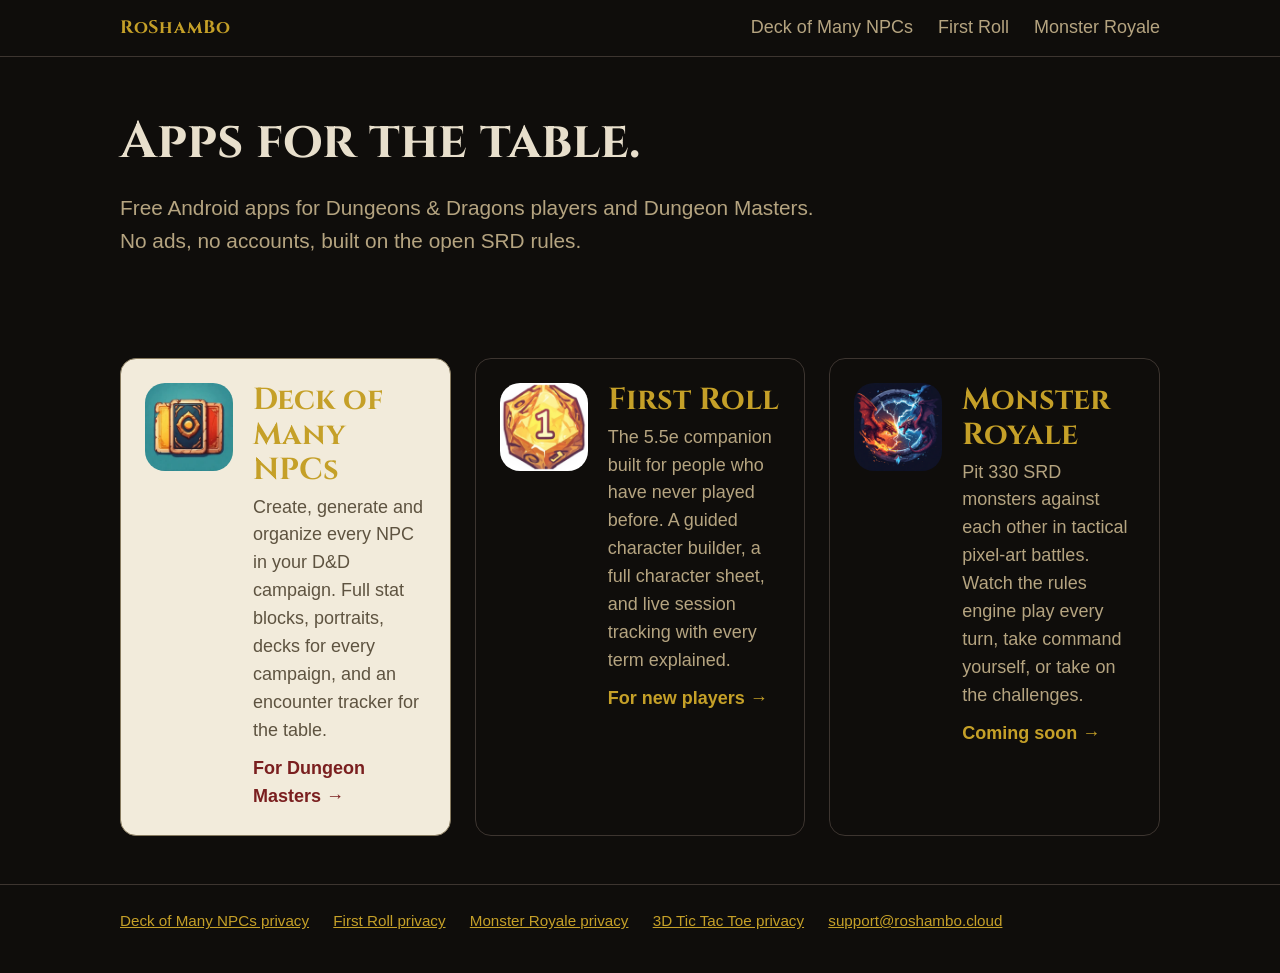
<file: index.html>
<!DOCTYPE html>
<html lang="en">
<head>
  <meta charset="utf-8">
  <meta name="viewport" content="width=device-width, initial-scale=1">
  <title>RoShamBo — Android apps for the tabletop</title>
  <meta name="description" content="RoShamBo makes free Android apps for Dungeons & Dragons players and Dungeon Masters: Deck of Many NPCs and First Roll.">
  <link rel="preconnect" href="https://fonts.googleapis.com">
  <link rel="preconnect" href="https://fonts.gstatic.com" crossorigin>
  <link rel="stylesheet" href="https://fonts.googleapis.com/css2?family=Cinzel:wght@600;700&family=Alegreya:ital,wght@0,400;0,500;1,400&display=swap">
  <link rel="stylesheet" href="/styles.css">
</head>
<body class="theme-ember">
  <header class="site-header">
    <div class="wrap">
      <a class="brand" href="/">RoShamBo</a>
      <nav>
        <a href="/domnpcs/">Deck of Many NPCs</a>
        <a href="/firstroll/">First Roll</a>
        <a href="/monsterroyale/">Monster Royale</a>
      </nav>
    </div>
  </header>

  <section class="hero">
    <div class="wrap" style="grid-template-columns: 1fr;">
      <div>
        <h1>Apps for the table.</h1>
        <p class="lede">Free Android apps for Dungeons &amp; Dragons players and Dungeon Masters. No ads, no accounts, built on the open SRD rules.</p>
      </div>
    </div>
  </section>

  <section class="apps">
    <div class="wrap grid">
      <a class="app-card theme-parchment" href="/domnpcs/">
        <img src="/domnpcs/img/icon.png" alt="" width="88" height="88">
        <div>
          <h2>Deck of Many NPCs</h2>
          <p>Create, generate and organize every NPC in your D&amp;D campaign. Full stat blocks, portraits, decks for every campaign, and an encounter tracker for the table.</p>
          <span class="more">For Dungeon Masters →</span>
        </div>
      </a>
      <a class="app-card theme-ember" href="/firstroll/">
        <img src="/firstroll/img/icon.png" alt="" width="88" height="88">
        <div>
          <h2>First Roll</h2>
          <p>The 5.5e companion built for people who have never played before. A guided character builder, a full character sheet, and live session tracking with every term explained.</p>
          <span class="more">For new players →</span>
        </div>
      </a>
      <a class="app-card theme-ember" href="/monsterroyale/">
        <img src="/monsterroyale/img/icon.png" alt="" width="88" height="88">
        <div>
          <h2>Monster Royale</h2>
          <p>Pit 330 SRD monsters against each other in tactical pixel-art battles. Watch the rules engine play every turn, take command yourself, or take on the challenges.</p>
          <span class="more">Coming soon →</span>
        </div>
      </a>
    </div>
  </section>

  <footer class="site-footer">
    <div class="wrap">
      <a href="/domnpcs/privacy/">Deck of Many NPCs privacy</a>
      <a href="/firstroll/privacy/">First Roll privacy</a>
      <a href="/monsterroyale/privacy/">Monster Royale privacy</a>
      <a href="/3d3t.html">3D Tic Tac Toe privacy</a>
      <a href="mailto:support@roshambo.cloud">support@roshambo.cloud</a>
    </div>
  </footer>
</body>
</html>
</file>
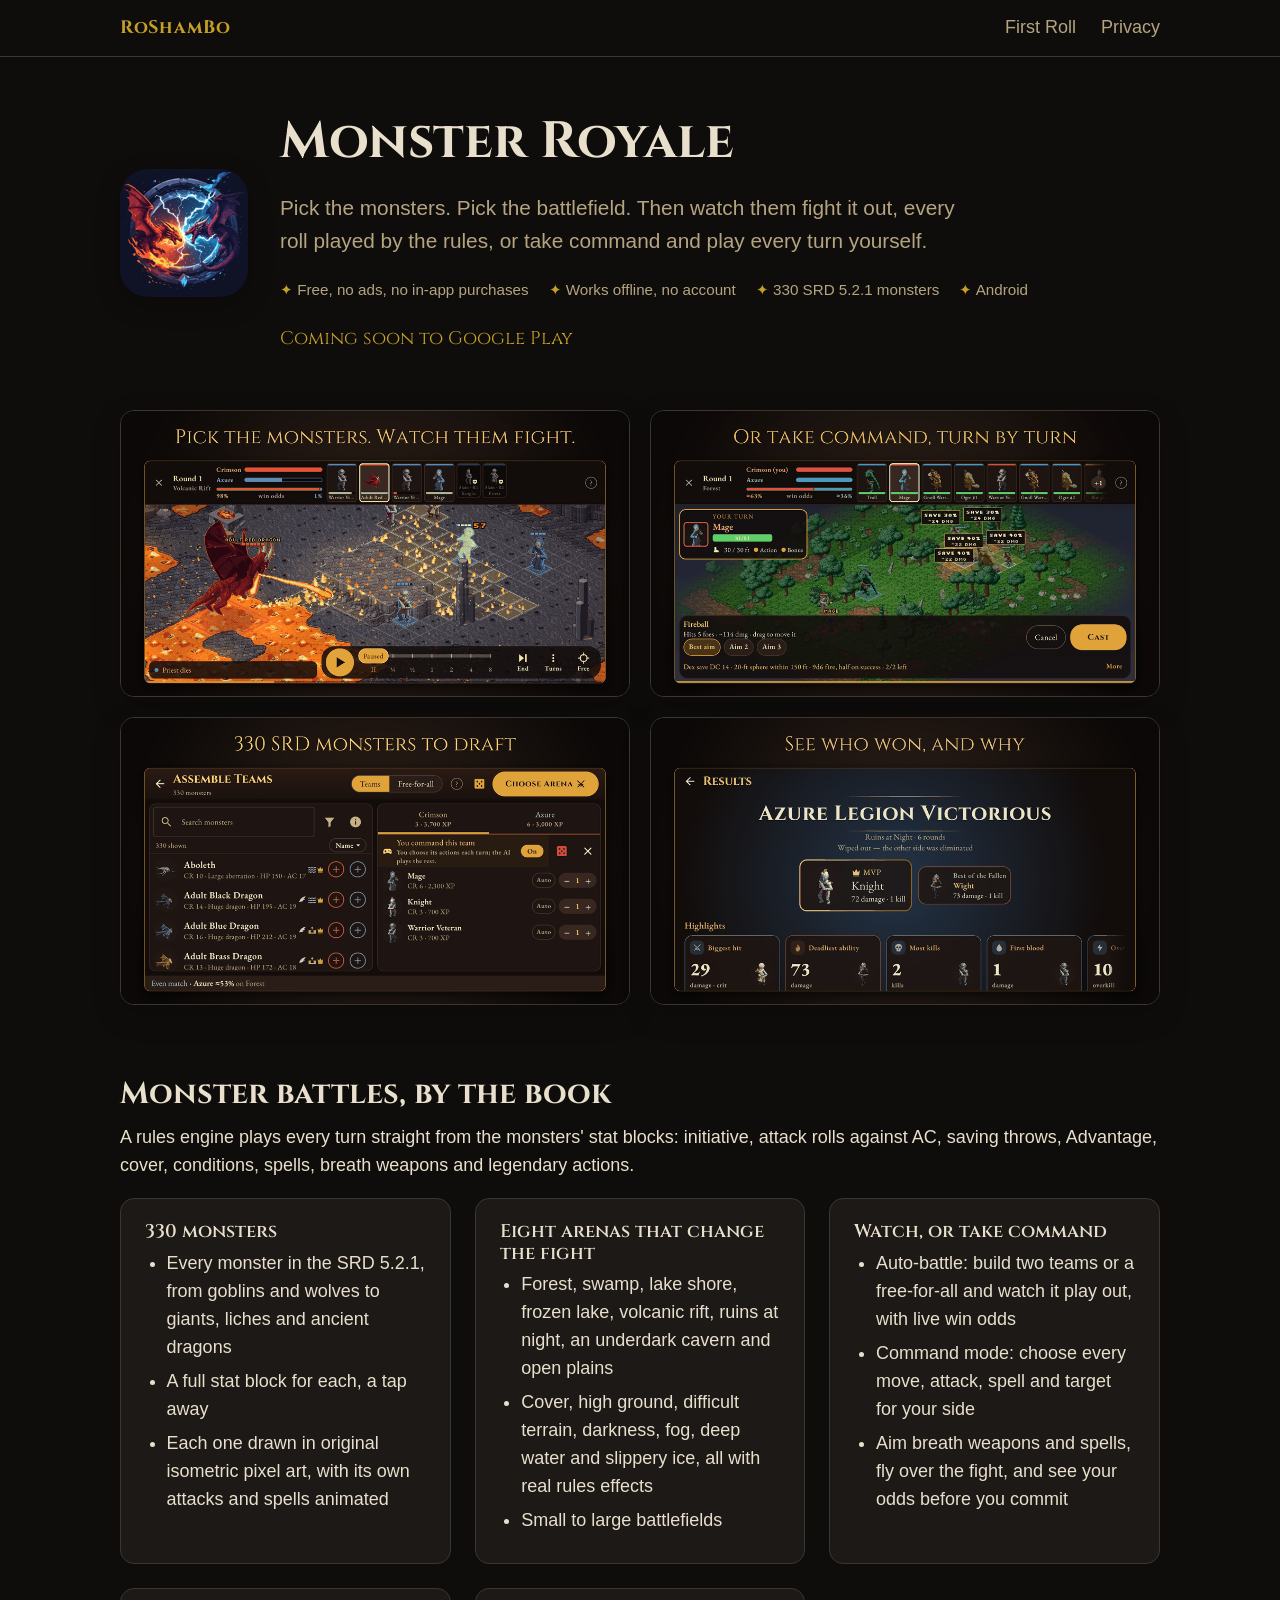
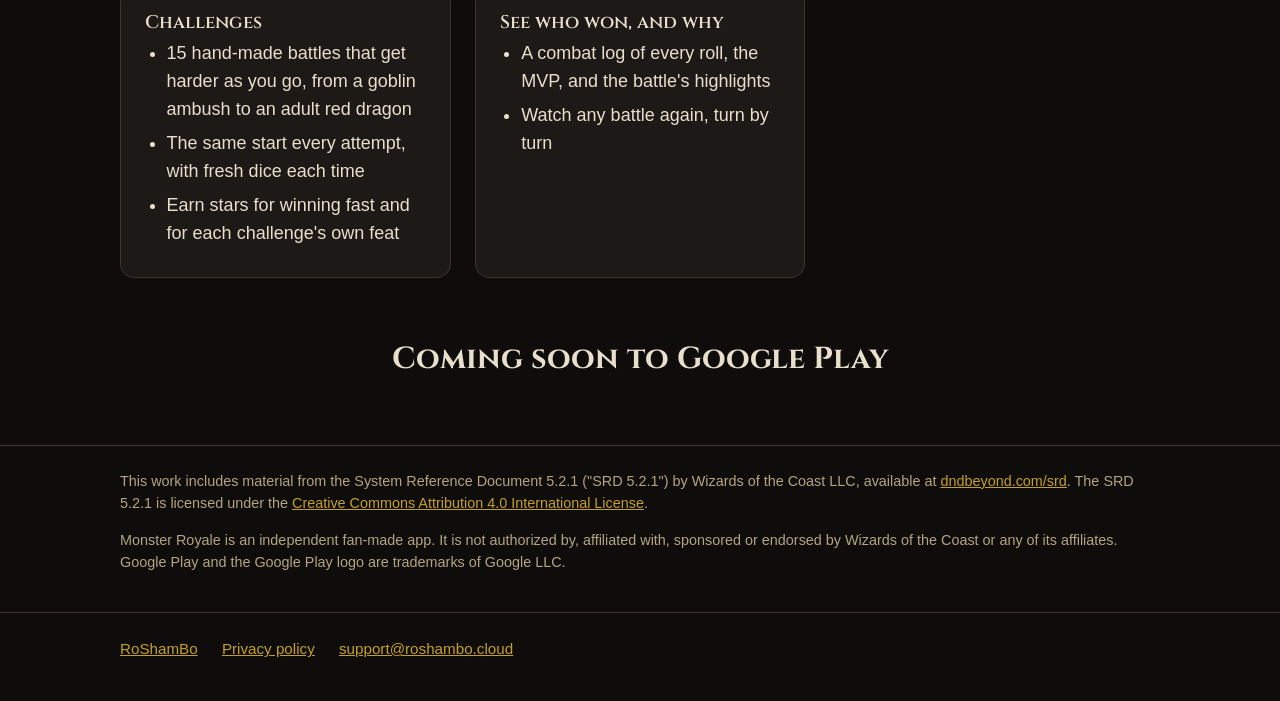
<file: monsterroyale/index.html>
<!DOCTYPE html>
<html lang="en">
<head>
  <meta charset="utf-8">
  <meta name="viewport" content="width=device-width, initial-scale=1">
  <title>Monster Royale — SRD monster battles in pixel art</title>
  <meta name="description" content="Monster Royale pits 330 SRD 5.2.1 monsters against each other in tactical pixel-art battles. Watch the rules engine play every turn, or take command yourself. Free for Android.">
  <link rel="canonical" href="https://roshambo.cloud/monsterroyale/">
  <link rel="icon" href="/monsterroyale/img/icon.png" type="image/png">
  <meta property="og:type" content="website">
  <meta property="og:title" content="Monster Royale">
  <meta property="og:description" content="330 SRD monsters. Two teams. One arena. Tactical pixel-art battles, played by the rules.">
  <meta property="og:image" content="https://roshambo.cloud/monsterroyale/img/shot-1.png">
  <meta property="og:url" content="https://roshambo.cloud/monsterroyale/">
  <link rel="preconnect" href="https://fonts.googleapis.com">
  <link rel="preconnect" href="https://fonts.gstatic.com" crossorigin>
  <link rel="stylesheet" href="https://fonts.googleapis.com/css2?family=Cinzel:wght@600;700&display=swap">
  <link rel="stylesheet" href="/styles.css">
</head>
<body class="theme-ember">
  <header class="site-header">
    <div class="wrap">
      <a class="brand" href="/">RoShamBo</a>
      <nav>
        <a href="/firstroll/">First Roll</a>
        <a href="/monsterroyale/privacy/">Privacy</a>
      </nav>
    </div>
  </header>

  <section class="hero">
    <div class="wrap">
      <img class="icon" src="/monsterroyale/img/icon.png" alt="Monster Royale icon" width="128" height="128">
      <div>
        <h1>Monster Royale</h1>
        <p class="lede">Pick the monsters. Pick the battlefield. Then watch them fight it out, every roll played by the rules, or take command and play every turn yourself.</p>
        <ul class="facts">
          <li>Free, no ads, no in-app purchases</li>
          <li>Works offline, no account</li>
          <li>330 SRD 5.2.1 monsters</li>
          <li>Android</li>
        </ul>
        <p class="coming-soon">Coming soon to Google Play</p>
      </div>
    </div>
  </section>

  <section class="shots landscape">
    <div class="wrap">
      <img src="/monsterroyale/img/shot-1.png" alt="An adult red dragon breathes fire across the Volcanic Rift arena" width="960" height="540" loading="lazy">
      <img src="/monsterroyale/img/shot-2.png" alt="Command mode: aiming a mage's Fireball, with each target's save chance and expected damage" width="960" height="540" loading="lazy">
      <img src="/monsterroyale/img/shot-3.png" alt="Assembling two teams from the 330 SRD monsters, with live win odds" width="960" height="540" loading="lazy">
      <img src="/monsterroyale/img/shot-4.png" alt="The results screen: the winning side, the MVP and the battle's highlights" width="960" height="540" loading="lazy">
    </div>
  </section>

  <section class="features">
    <div class="wrap">
      <h2>Monster battles, by the book</h2>
      <p>A rules engine plays every turn straight from the monsters' stat blocks: initiative, attack rolls against AC, saving throws, Advantage, cover, conditions, spells, breath weapons and legendary actions.</p>
      <div class="grid">
        <div class="feature">
          <h3>330 monsters</h3>
          <ul>
            <li>Every monster in the SRD 5.2.1, from goblins and wolves to giants, liches and ancient dragons</li>
            <li>A full stat block for each, a tap away</li>
            <li>Each one drawn in original isometric pixel art, with its own attacks and spells animated</li>
          </ul>
        </div>
        <div class="feature">
          <h3>Eight arenas that change the fight</h3>
          <ul>
            <li>Forest, swamp, lake shore, frozen lake, volcanic rift, ruins at night, an underdark cavern and open plains</li>
            <li>Cover, high ground, difficult terrain, darkness, fog, deep water and slippery ice, all with real rules effects</li>
            <li>Small to large battlefields</li>
          </ul>
        </div>
        <div class="feature">
          <h3>Watch, or take command</h3>
          <ul>
            <li>Auto-battle: build two teams or a free-for-all and watch it play out, with live win odds</li>
            <li>Command mode: choose every move, attack, spell and target for your side</li>
            <li>Aim breath weapons and spells, fly over the fight, and see your odds before you commit</li>
          </ul>
        </div>
        <div class="feature">
          <h3>Challenges</h3>
          <ul>
            <li>15 hand-made battles that get harder as you go, from a goblin ambush to an adult red dragon</li>
            <li>The same start every attempt, with fresh dice each time</li>
            <li>Earn stars for winning fast and for each challenge's own feat</li>
          </ul>
        </div>
        <div class="feature">
          <h3>See who won, and why</h3>
          <ul>
            <li>A combat log of every roll, the MVP, and the battle's highlights</li>
            <li>Watch any battle again, turn by turn</li>
          </ul>
        </div>
      </div>
    </div>
  </section>

  <section class="cta">
    <div class="wrap">
      <h2>Coming soon to Google Play</h2>
    </div>
  </section>

  <section class="legal">
    <div class="wrap">
      <p>This work includes material from the System Reference Document 5.2.1 ("SRD 5.2.1") by Wizards of the Coast LLC, available at <a href="https://www.dndbeyond.com/srd">dndbeyond.com/srd</a>. The SRD 5.2.1 is licensed under the <a href="https://creativecommons.org/licenses/by/4.0/legalcode">Creative Commons Attribution 4.0 International License</a>.</p>
      <p>Monster Royale is an independent fan-made app. It is not authorized by, affiliated with, sponsored or endorsed by Wizards of the Coast or any of its affiliates. Google Play and the Google Play logo are trademarks of Google LLC.</p>
    </div>
  </section>

  <footer class="site-footer">
    <div class="wrap">
      <a href="/">RoShamBo</a>
      <a href="/monsterroyale/privacy/">Privacy policy</a>
      <a href="mailto:support@roshambo.cloud">support@roshambo.cloud</a>
    </div>
  </footer>
</body>
</html>
</file>
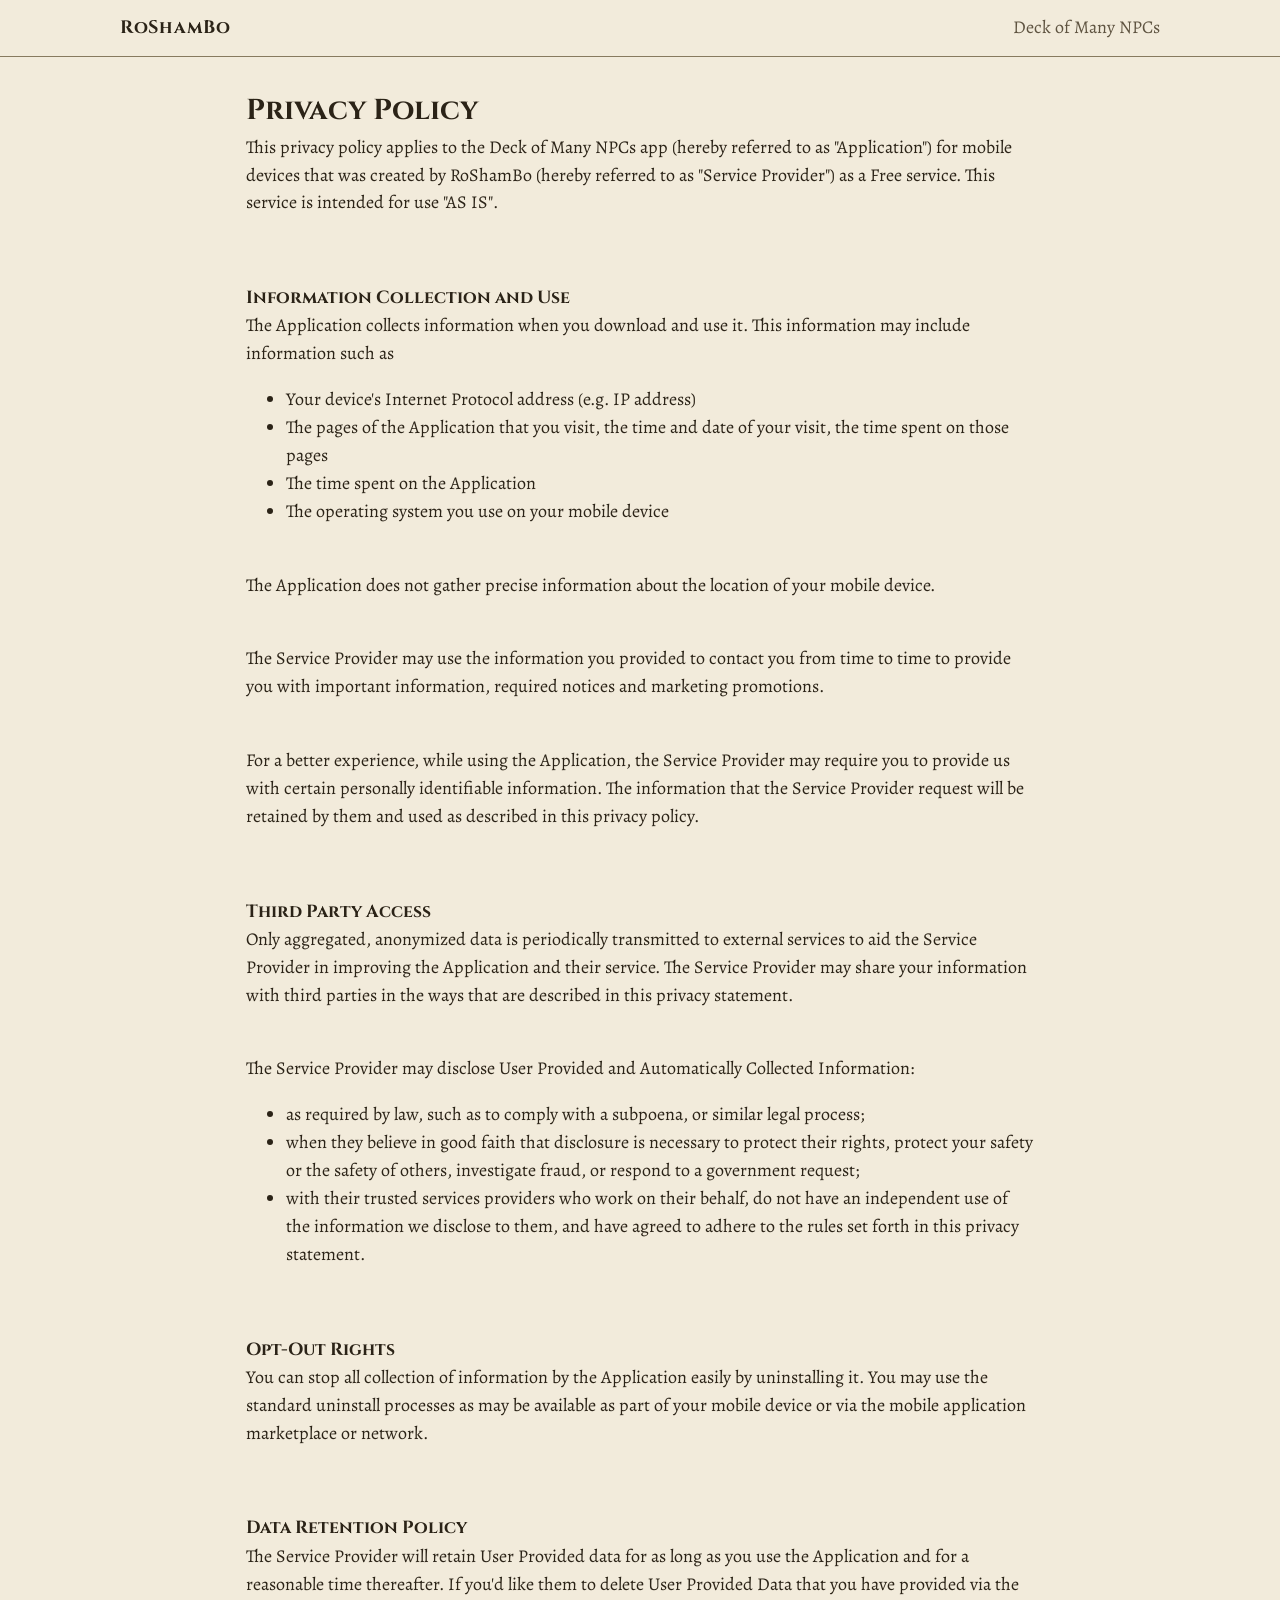
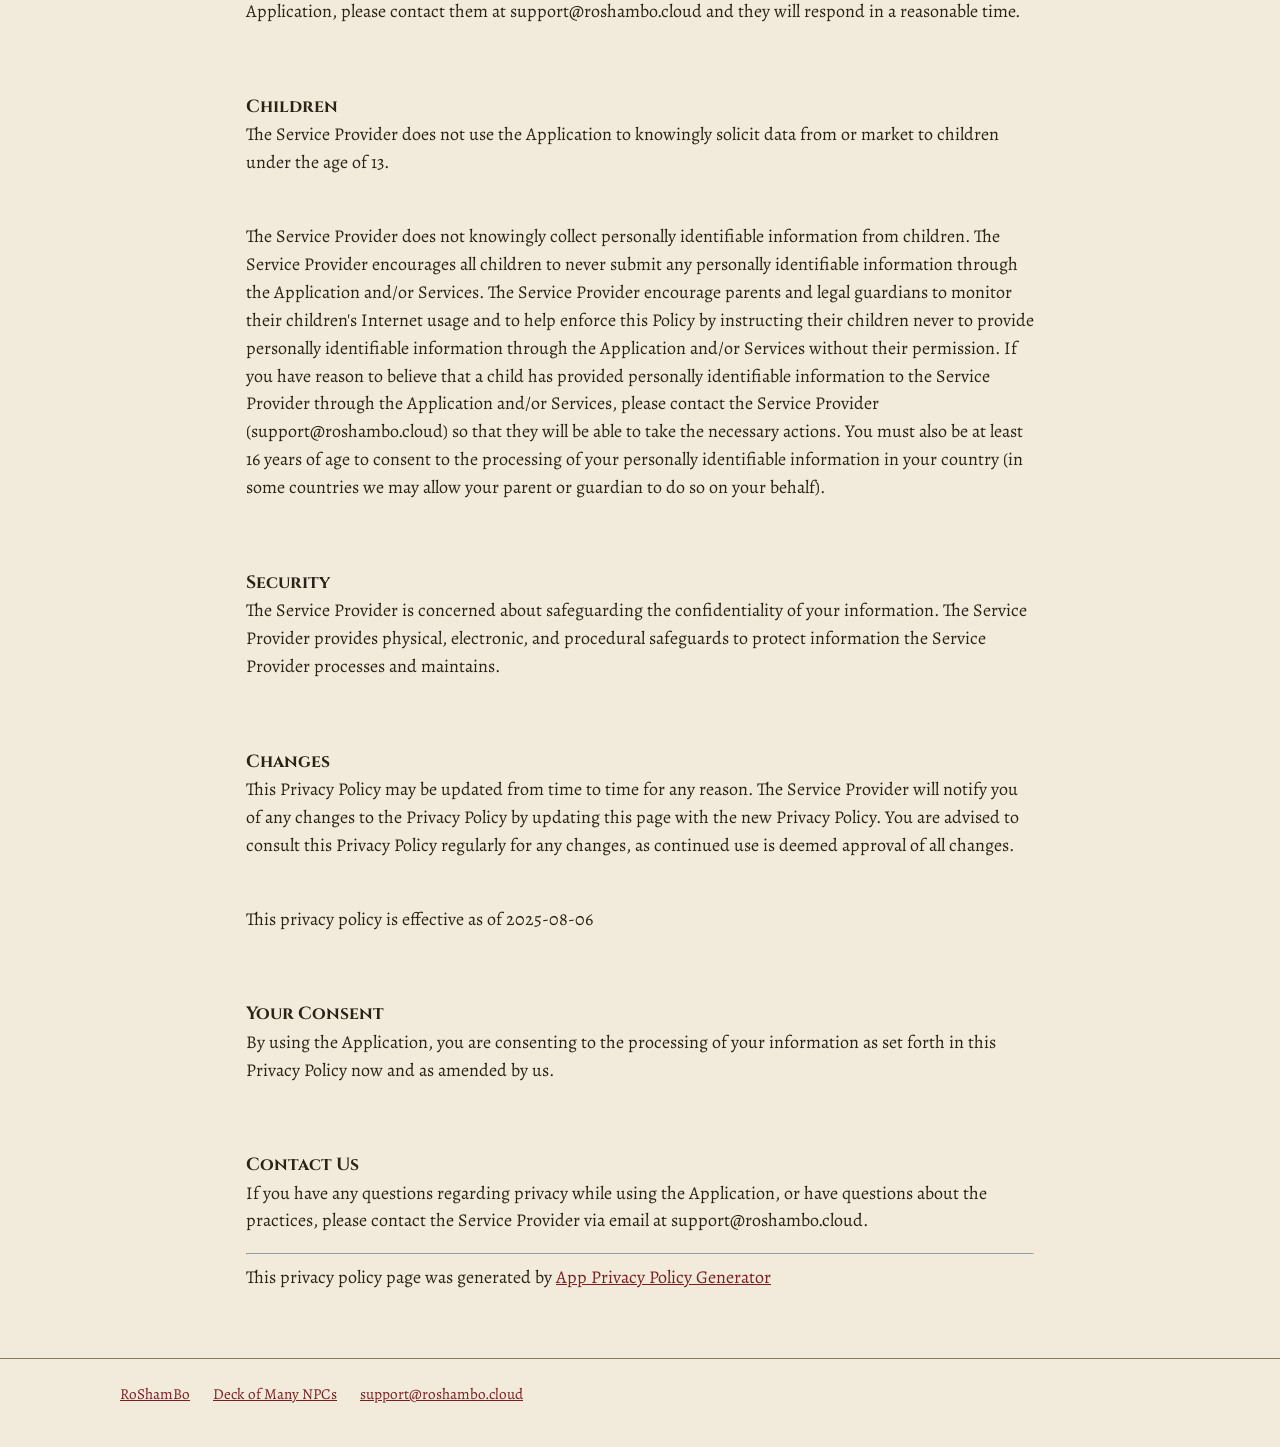
<file: domnpcs/privacy/index.html>
<!DOCTYPE html>
<html lang="en">
<head>
  <meta charset="utf-8">
  <meta name="viewport" content="width=device-width, initial-scale=1">
  <title>Privacy Policy — Deck of Many NPCs</title>
  <link rel="canonical" href="https://roshambo.cloud/domnpcs/privacy/">
  <link rel="icon" href="/domnpcs/img/icon.png" type="image/png">
  <link rel="preconnect" href="https://fonts.googleapis.com">
  <link rel="preconnect" href="https://fonts.gstatic.com" crossorigin>
  <link rel="stylesheet" href="https://fonts.googleapis.com/css2?family=Cinzel:wght@600;700&family=Alegreya:ital,wght@0,400;0,500;1,400&display=swap">
  <link rel="stylesheet" href="/styles.css">
</head>
<body class="theme-parchment">
  <header class="site-header">
    <div class="wrap">
      <a class="brand" href="/">RoShamBo</a>
      <nav>
        <a href="/domnpcs/">Deck of Many NPCs</a>
      </nav>
    </div>
  </header>

  <!-- The policy text below is unchanged from the original page; only the
       surrounding page chrome is new. -->
  <main class="policy">
<strong>Privacy Policy</strong><p>This privacy policy applies to the Deck of Many NPCs app (hereby referred to as "Application") for mobile devices that was created by RoShamBo (hereby referred to as "Service Provider") as a Free service. This service is intended for use "AS IS".</p><br><strong>Information Collection and Use</strong><p>The Application collects information when you download and use it. This information may include information such as </p><ul><li>Your device's Internet Protocol address (e.g. IP address)</li><li>The pages of the Application that you visit, the time and date of your visit, the time spent on those pages</li><li>The time spent on the Application</li><li>The operating system you use on your mobile device</li></ul><p></p><br><p>The Application does not gather precise information about the location of your mobile device.</p><div style="display: none;"><p>The Application collects your device's location, which helps the Service Provider determine your approximate geographical location and make use of in below ways:</p><ul><li>Geolocation Services: The Service Provider utilizes location data to provide features such as personalized content, relevant recommendations, and location-based services.</li><li>Analytics and Improvements: Aggregated and anonymized location data helps the Service Provider to analyze user behavior, identify trends, and improve the overall performance and functionality of the Application.</li><li>Third-Party Services: Periodically, the Service Provider may transmit anonymized location data to external services. These services assist them in enhancing the Application and optimizing their offerings.</li></ul></div><br><p>The Service Provider may use the information you provided to contact you from time to time to provide you with important information, required notices and marketing promotions.</p><br><p>For a better experience, while using the Application, the Service Provider may require you to provide us with certain personally identifiable information. The information that the Service Provider request will be retained by them and used as described in this privacy policy.</p><br><strong>Third Party Access</strong><p>Only aggregated, anonymized data is periodically transmitted to external services to aid the Service Provider in improving the Application and their service. The Service Provider may share your information with third parties in the ways that are described in this privacy statement.</p><!----><br><p>The Service Provider may disclose User Provided and Automatically Collected Information:</p><ul><li>as required by law, such as to comply with a subpoena, or similar legal process;</li><li>when they believe in good faith that disclosure is necessary to protect their rights, protect your safety or the safety of others, investigate fraud, or respond to a government request;</li><li>with their trusted services providers who work on their behalf, do not have an independent use of the information we disclose to them, and have agreed to adhere to the rules set forth in this privacy statement.</li></ul><p></p><br><strong>Opt-Out Rights</strong><p>You can stop all collection of information by the Application easily by uninstalling it. You may use the standard uninstall processes as may be available as part of your mobile device or via the mobile application marketplace or network.</p><br><strong>Data Retention Policy</strong><p>The Service Provider will retain User Provided data for as long as you use the Application and for a reasonable time thereafter. If you'd like them to delete User Provided Data that you have provided via the Application, please contact them at support@roshambo.cloud and they will respond in a reasonable time.</p><br><strong>Children</strong><p>The Service Provider does not use the Application to knowingly solicit data from or market to children under the age of 13.</p><!----><div><br><p>The Service Provider does not knowingly collect personally identifiable information from children. The Service Provider encourages all children to never submit any personally identifiable information through the Application and/or Services. The Service Provider encourage parents and legal guardians to monitor their children's Internet usage and to help enforce this Policy by instructing their children never to provide personally identifiable information through the Application and/or Services without their permission. If you have reason to believe that a child has provided personally identifiable information to the Service Provider through the Application and/or Services, please contact the Service Provider (support@roshambo.cloud) so that they will be able to take the necessary actions. You must also be at least 16 years of age to consent to the processing of your personally identifiable information in your country (in some countries we may allow your parent or guardian to do so on your behalf).</p></div><br><strong>Security</strong><p>The Service Provider is concerned about safeguarding the confidentiality of your information. The Service Provider provides physical, electronic, and procedural safeguards to protect information the Service Provider processes and maintains.</p><br><strong>Changes</strong><p>This Privacy Policy may be updated from time to time for any reason. The Service Provider will notify you of any changes to the Privacy Policy by updating this page with the new Privacy Policy. You are advised to consult this Privacy Policy regularly for any changes, as continued use is deemed approval of all changes.</p><br><p>This privacy policy is effective as of 2025-08-06</p><br><strong>Your Consent</strong><p>By using the Application, you are consenting to the processing of your information as set forth in this Privacy Policy now and as amended by us.</p><br><strong>Contact Us</strong><p>If you have any questions regarding privacy while using the Application, or have questions about the practices, please contact the Service Provider via email at support@roshambo.cloud.</p><hr><p>This privacy policy page was generated by <a href="https://app-privacy-policy-generator.nisrulz.com/" target="_blank" rel="noopener noreferrer">App Privacy Policy Generator</a></p>
  </main>

  <footer class="site-footer">
    <div class="wrap">
      <a href="/">RoShamBo</a>
      <a href="/domnpcs/">Deck of Many NPCs</a>
      <a href="mailto:support@roshambo.cloud">support@roshambo.cloud</a>
    </div>
  </footer>
</body>
</html>
</file>
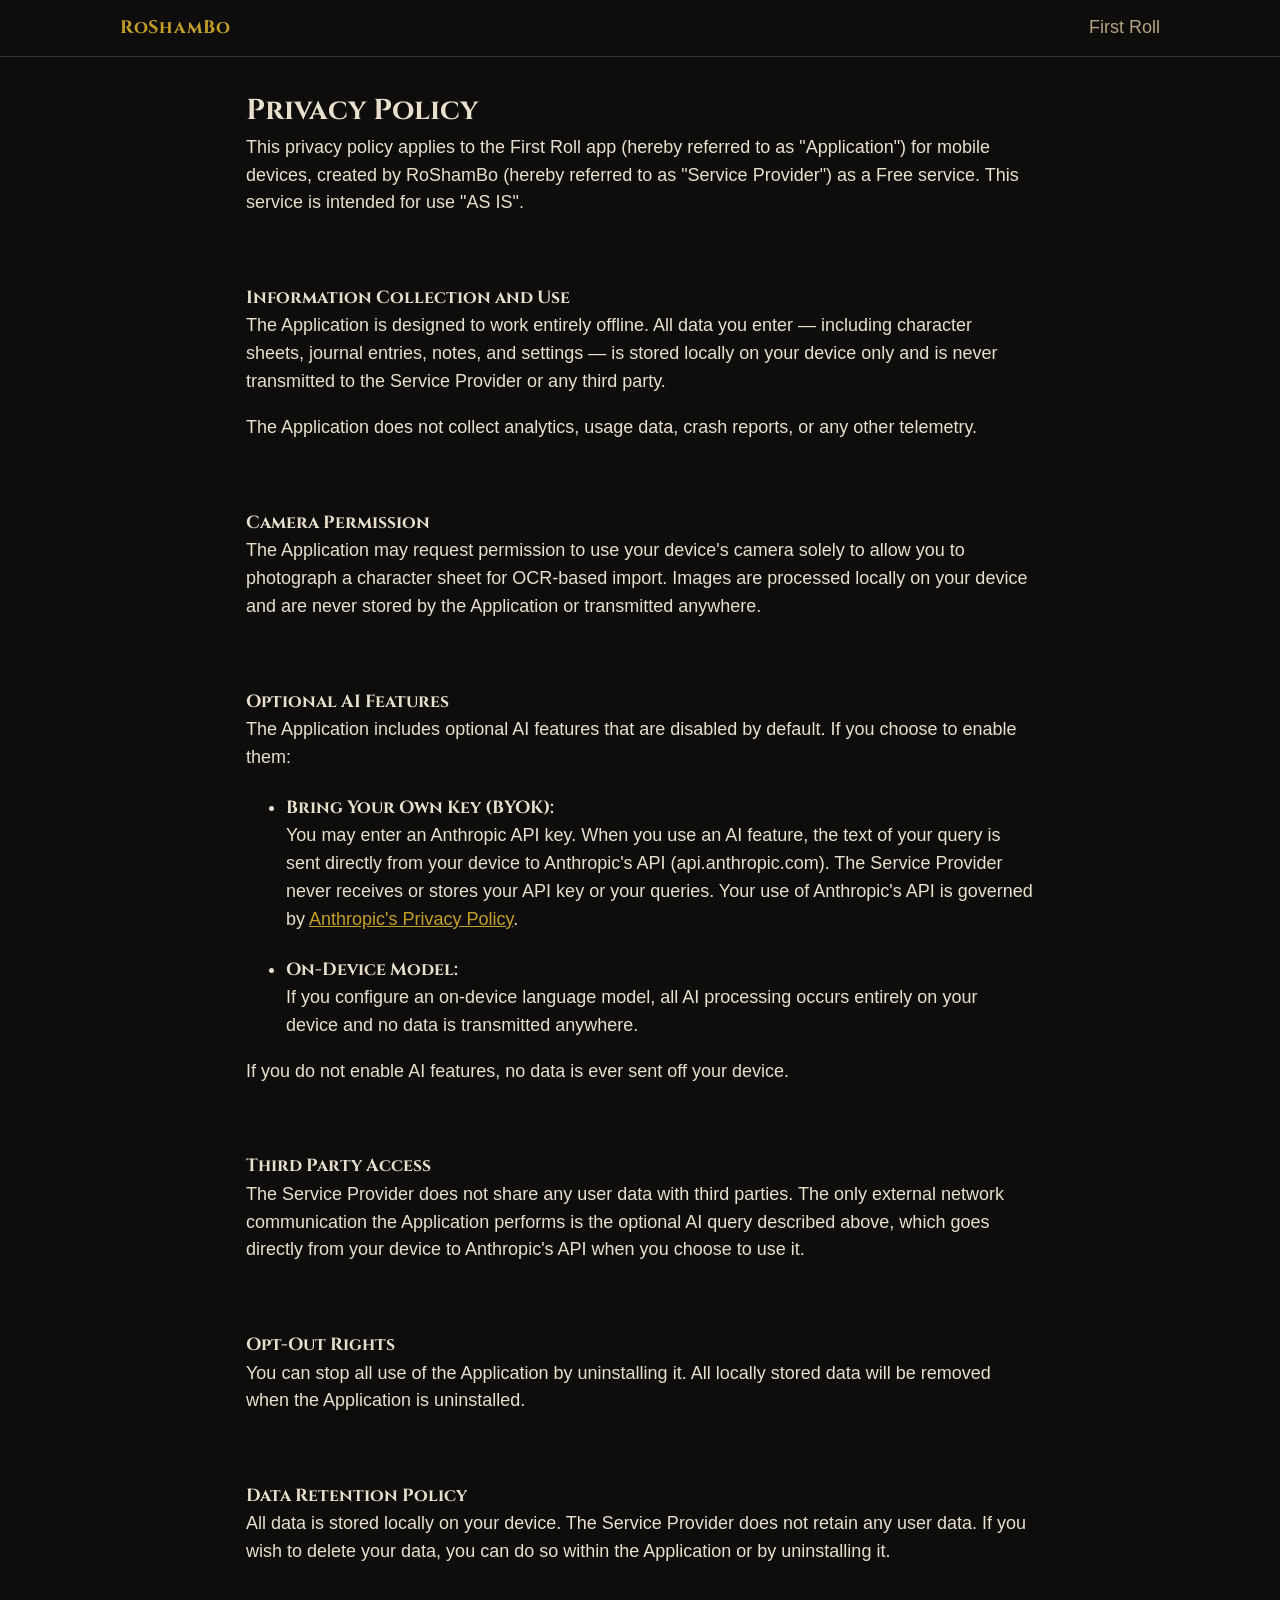
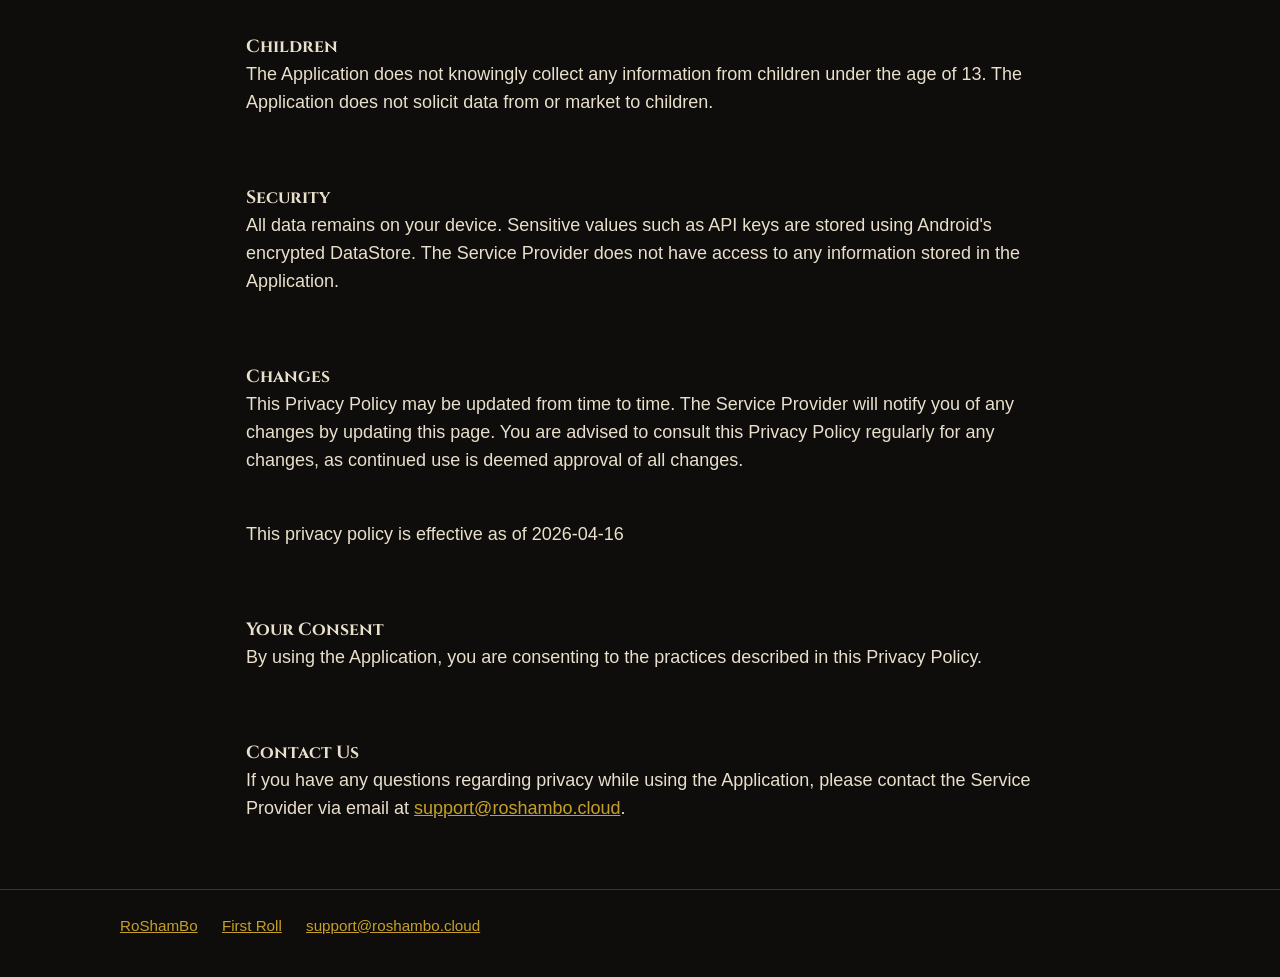
<file: firstroll/privacy/index.html>
<!DOCTYPE html>
<html lang="en">
<head>
  <meta charset="utf-8">
  <meta name="viewport" content="width=device-width, initial-scale=1">
  <title>Privacy Policy — First Roll</title>
  <link rel="canonical" href="https://roshambo.cloud/firstroll/privacy/">
  <link rel="icon" href="/firstroll/img/icon.png" type="image/png">
  <link rel="preconnect" href="https://fonts.googleapis.com">
  <link rel="preconnect" href="https://fonts.gstatic.com" crossorigin>
  <link rel="stylesheet" href="https://fonts.googleapis.com/css2?family=Cinzel:wght@600;700&display=swap">
  <link rel="stylesheet" href="/styles.css">
</head>
<body class="theme-ember">
  <header class="site-header">
    <div class="wrap">
      <a class="brand" href="/">RoShamBo</a>
      <nav>
        <a href="/firstroll/">First Roll</a>
      </nav>
    </div>
  </header>

  <!-- The policy text below is unchanged from the original page; only the
       surrounding page chrome is new. -->
  <main class="policy">
<strong>Privacy Policy</strong>
<p>This privacy policy applies to the First Roll app (hereby referred to as "Application") for mobile devices, created by RoShamBo (hereby referred to as "Service Provider") as a Free service. This service is intended for use "AS IS".</p>

<br><strong>Information Collection and Use</strong>
<p>The Application is designed to work entirely offline. All data you enter — including character sheets, journal entries, notes, and settings — is stored locally on your device only and is never transmitted to the Service Provider or any third party.</p>
<p>The Application does not collect analytics, usage data, crash reports, or any other telemetry.</p>

<br><strong>Camera Permission</strong>
<p>The Application may request permission to use your device's camera solely to allow you to photograph a character sheet for OCR-based import. Images are processed locally on your device and are never stored by the Application or transmitted anywhere.</p>

<br><strong>Optional AI Features</strong>
<p>The Application includes optional AI features that are disabled by default. If you choose to enable them:</p>
<ul>
  <li><strong>Bring Your Own Key (BYOK):</strong> You may enter an Anthropic API key. When you use an AI feature, the text of your query is sent directly from your device to Anthropic's API (api.anthropic.com). The Service Provider never receives or stores your API key or your queries. Your use of Anthropic's API is governed by <a href="https://www.anthropic.com/legal/privacy" target="_blank" rel="noopener noreferrer">Anthropic's Privacy Policy</a>.</li>
  <li><strong>On-Device Model:</strong> If you configure an on-device language model, all AI processing occurs entirely on your device and no data is transmitted anywhere.</li>
</ul>
<p>If you do not enable AI features, no data is ever sent off your device.</p>

<br><strong>Third Party Access</strong>
<p>The Service Provider does not share any user data with third parties. The only external network communication the Application performs is the optional AI query described above, which goes directly from your device to Anthropic's API when you choose to use it.</p>

<br><strong>Opt-Out Rights</strong>
<p>You can stop all use of the Application by uninstalling it. All locally stored data will be removed when the Application is uninstalled.</p>

<br><strong>Data Retention Policy</strong>
<p>All data is stored locally on your device. The Service Provider does not retain any user data. If you wish to delete your data, you can do so within the Application or by uninstalling it.</p>

<br><strong>Children</strong>
<p>The Application does not knowingly collect any information from children under the age of 13. The Application does not solicit data from or market to children.</p>

<br><strong>Security</strong>
<p>All data remains on your device. Sensitive values such as API keys are stored using Android's encrypted DataStore. The Service Provider does not have access to any information stored in the Application.</p>

<br><strong>Changes</strong>
<p>This Privacy Policy may be updated from time to time. The Service Provider will notify you of any changes by updating this page. You are advised to consult this Privacy Policy regularly for any changes, as continued use is deemed approval of all changes.</p>
<br>
<p>This privacy policy is effective as of 2026-04-16</p>

<br><strong>Your Consent</strong>
<p>By using the Application, you are consenting to the practices described in this Privacy Policy.</p>

<br><strong>Contact Us</strong>
<p>If you have any questions regarding privacy while using the Application, please contact the Service Provider via email at <a href="mailto:support@roshambo.cloud">support@roshambo.cloud</a>.</p>
  </main>

  <footer class="site-footer">
    <div class="wrap">
      <a href="/">RoShamBo</a>
      <a href="/firstroll/">First Roll</a>
      <a href="mailto:support@roshambo.cloud">support@roshambo.cloud</a>
    </div>
  </footer>
</body>
</html>
</file>
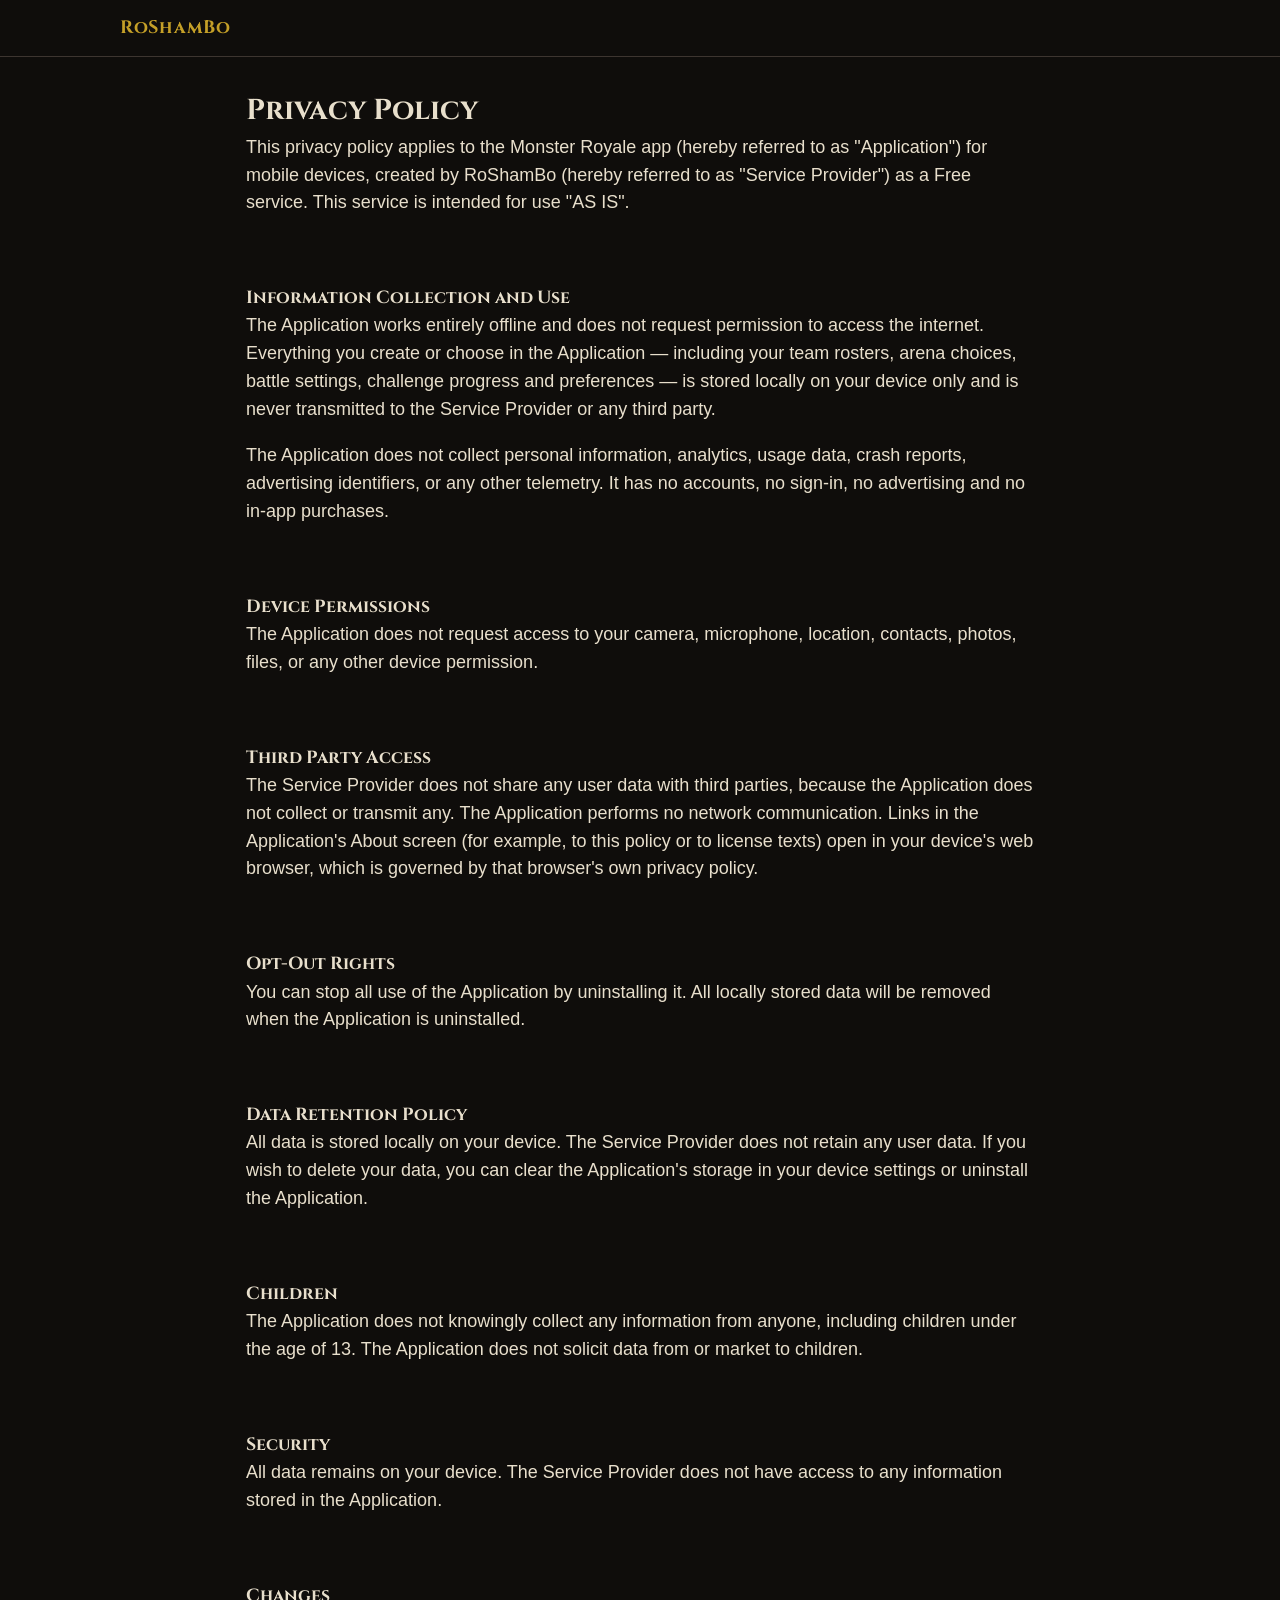
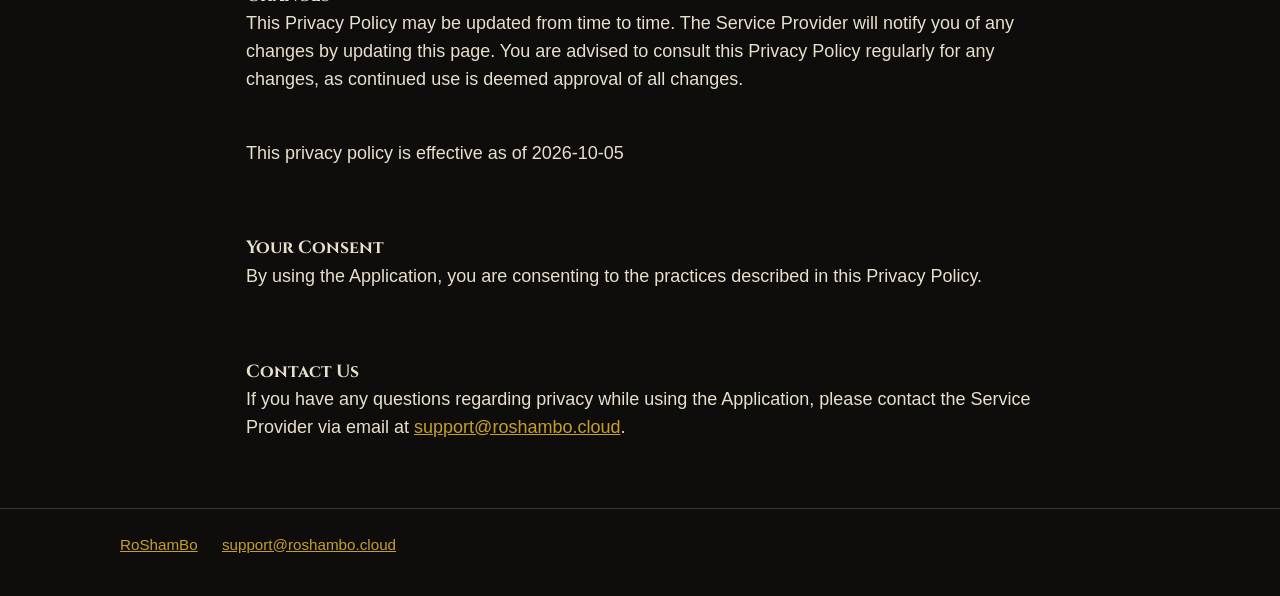
<file: monsterroyale/privacy/index.html>
<!DOCTYPE html>
<html lang="en">
<head>
  <meta charset="utf-8">
  <meta name="viewport" content="width=device-width, initial-scale=1">
  <title>Privacy Policy — Monster Royale</title>
  <link rel="canonical" href="https://roshambo.cloud/monsterroyale/privacy/">
  <link rel="icon" href="/monsterroyale/img/icon.png" type="image/png">
  <link rel="preconnect" href="https://fonts.googleapis.com">
  <link rel="preconnect" href="https://fonts.gstatic.com" crossorigin>
  <link rel="stylesheet" href="https://fonts.googleapis.com/css2?family=Cinzel:wght@600;700&display=swap">
  <link rel="stylesheet" href="/styles.css">
</head>
<body class="theme-ember">
  <header class="site-header">
    <div class="wrap">
      <a class="brand" href="/">RoShamBo</a>
    </div>
  </header>

  <main class="policy">
<strong>Privacy Policy</strong>
<p>This privacy policy applies to the Monster Royale app (hereby referred to as "Application") for mobile devices, created by RoShamBo (hereby referred to as "Service Provider") as a Free service. This service is intended for use "AS IS".</p>

<br><strong>Information Collection and Use</strong>
<p>The Application works entirely offline and does not request permission to access the internet. Everything you create or choose in the Application — including your team rosters, arena choices, battle settings, challenge progress and preferences — is stored locally on your device only and is never transmitted to the Service Provider or any third party.</p>
<p>The Application does not collect personal information, analytics, usage data, crash reports, advertising identifiers, or any other telemetry. It has no accounts, no sign-in, no advertising and no in-app purchases.</p>

<br><strong>Device Permissions</strong>
<p>The Application does not request access to your camera, microphone, location, contacts, photos, files, or any other device permission.</p>

<br><strong>Third Party Access</strong>
<p>The Service Provider does not share any user data with third parties, because the Application does not collect or transmit any. The Application performs no network communication. Links in the Application's About screen (for example, to this policy or to license texts) open in your device's web browser, which is governed by that browser's own privacy policy.</p>

<br><strong>Opt-Out Rights</strong>
<p>You can stop all use of the Application by uninstalling it. All locally stored data will be removed when the Application is uninstalled.</p>

<br><strong>Data Retention Policy</strong>
<p>All data is stored locally on your device. The Service Provider does not retain any user data. If you wish to delete your data, you can clear the Application's storage in your device settings or uninstall the Application.</p>

<br><strong>Children</strong>
<p>The Application does not knowingly collect any information from anyone, including children under the age of 13. The Application does not solicit data from or market to children.</p>

<br><strong>Security</strong>
<p>All data remains on your device. The Service Provider does not have access to any information stored in the Application.</p>

<br><strong>Changes</strong>
<p>This Privacy Policy may be updated from time to time. The Service Provider will notify you of any changes by updating this page. You are advised to consult this Privacy Policy regularly for any changes, as continued use is deemed approval of all changes.</p>
<br>
<p>This privacy policy is effective as of 2026-10-05</p>

<br><strong>Your Consent</strong>
<p>By using the Application, you are consenting to the practices described in this Privacy Policy.</p>

<br><strong>Contact Us</strong>
<p>If you have any questions regarding privacy while using the Application, please contact the Service Provider via email at <a href="mailto:support@roshambo.cloud">support@roshambo.cloud</a>.</p>
  </main>

  <footer class="site-footer">
    <div class="wrap">
      <a href="/">RoShamBo</a>
      <a href="mailto:support@roshambo.cloud">support@roshambo.cloud</a>
    </div>
  </footer>
</body>
</html>
</file>
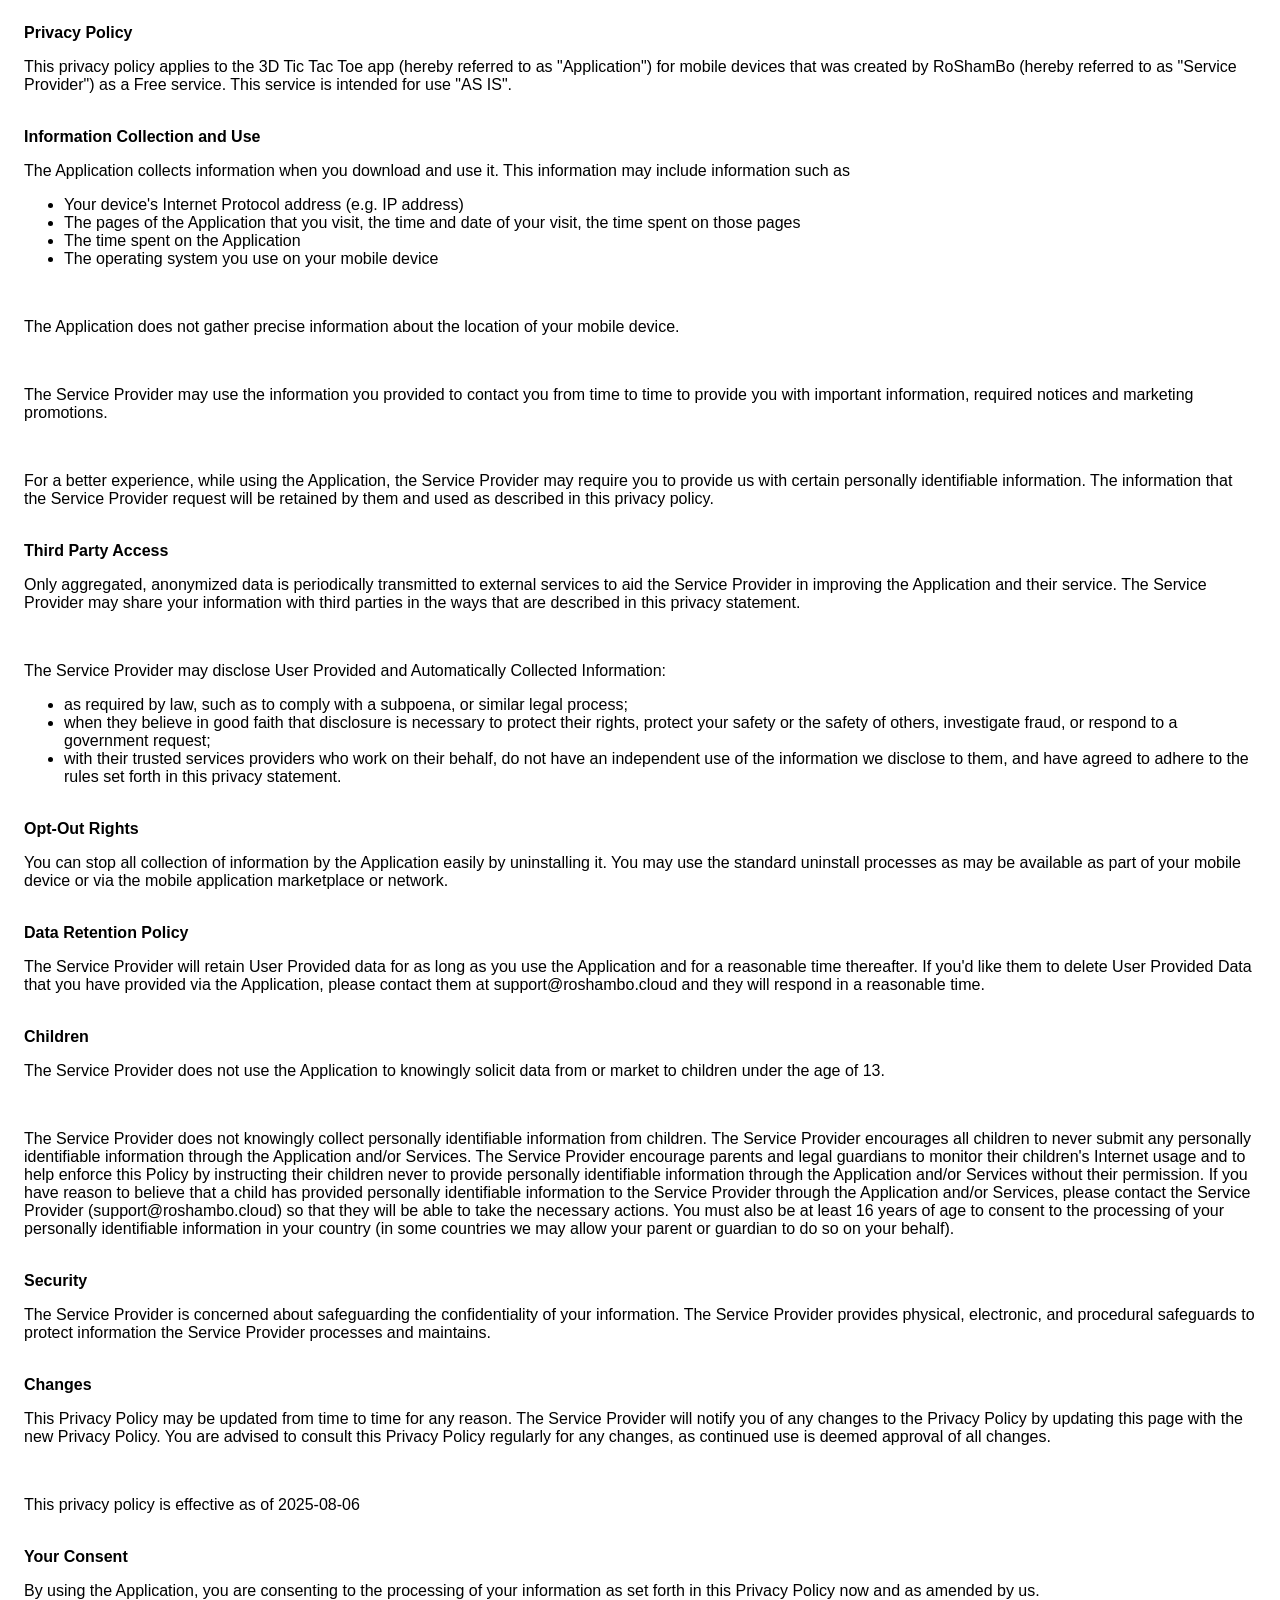
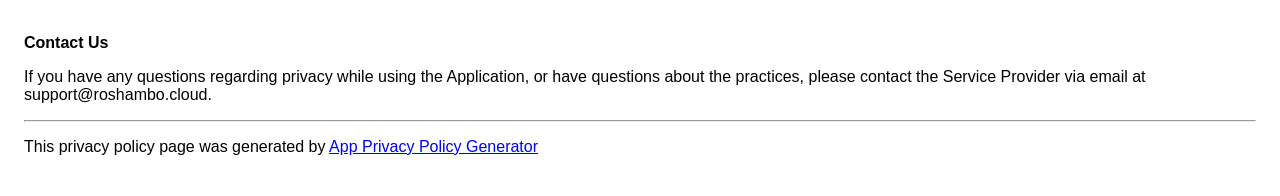
<file: 3d3t.html>
<!DOCTYPE html>
    <html>
    <head>
      <meta charset='utf-8'>
      <meta name='viewport' content='width=device-width'>
      <title>Privacy Policy</title>
      <style> body { font-family: 'Helvetica Neue', Helvetica, Arial, sans-serif; padding:1em; } </style>
    </head>
    <body>
    <strong>Privacy Policy</strong><p>This privacy policy applies to the 3D Tic Tac Toe app (hereby referred to as "Application") for mobile devices that was created by RoShamBo (hereby referred to as "Service Provider") as a Free service. This service is intended for use "AS IS".</p><br><strong>Information Collection and Use</strong><p>The Application collects information when you download and use it. This information may include information such as </p><ul><li>Your device's Internet Protocol address (e.g. IP address)</li><li>The pages of the Application that you visit, the time and date of your visit, the time spent on those pages</li><li>The time spent on the Application</li><li>The operating system you use on your mobile device</li></ul><p></p><br><p>The Application does not gather precise information about the location of your mobile device.</p><div style="display: none;"><p>The Application collects your device's location, which helps the Service Provider determine your approximate geographical location and make use of in below ways:</p><ul><li>Geolocation Services: The Service Provider utilizes location data to provide features such as personalized content, relevant recommendations, and location-based services.</li><li>Analytics and Improvements: Aggregated and anonymized location data helps the Service Provider to analyze user behavior, identify trends, and improve the overall performance and functionality of the Application.</li><li>Third-Party Services: Periodically, the Service Provider may transmit anonymized location data to external services. These services assist them in enhancing the Application and optimizing their offerings.</li></ul></div><br><p>The Service Provider may use the information you provided to contact you from time to time to provide you with important information, required notices and marketing promotions.</p><br><p>For a better experience, while using the Application, the Service Provider may require you to provide us with certain personally identifiable information. The information that the Service Provider request will be retained by them and used as described in this privacy policy.</p><br><strong>Third Party Access</strong><p>Only aggregated, anonymized data is periodically transmitted to external services to aid the Service Provider in improving the Application and their service. The Service Provider may share your information with third parties in the ways that are described in this privacy statement.</p><!----><br><p>The Service Provider may disclose User Provided and Automatically Collected Information:</p><ul><li>as required by law, such as to comply with a subpoena, or similar legal process;</li><li>when they believe in good faith that disclosure is necessary to protect their rights, protect your safety or the safety of others, investigate fraud, or respond to a government request;</li><li>with their trusted services providers who work on their behalf, do not have an independent use of the information we disclose to them, and have agreed to adhere to the rules set forth in this privacy statement.</li></ul><p></p><br><strong>Opt-Out Rights</strong><p>You can stop all collection of information by the Application easily by uninstalling it. You may use the standard uninstall processes as may be available as part of your mobile device or via the mobile application marketplace or network.</p><br><strong>Data Retention Policy</strong><p>The Service Provider will retain User Provided data for as long as you use the Application and for a reasonable time thereafter. If you'd like them to delete User Provided Data that you have provided via the Application, please contact them at support@roshambo.cloud and they will respond in a reasonable time.</p><br><strong>Children</strong><p>The Service Provider does not use the Application to knowingly solicit data from or market to children under the age of 13.</p><!----><div><br><p>The Service Provider does not knowingly collect personally identifiable information from children. The Service Provider encourages all children to never submit any personally identifiable information through the Application and/or Services. The Service Provider encourage parents and legal guardians to monitor their children's Internet usage and to help enforce this Policy by instructing their children never to provide personally identifiable information through the Application and/or Services without their permission. If you have reason to believe that a child has provided personally identifiable information to the Service Provider through the Application and/or Services, please contact the Service Provider (support@roshambo.cloud) so that they will be able to take the necessary actions. You must also be at least 16 years of age to consent to the processing of your personally identifiable information in your country (in some countries we may allow your parent or guardian to do so on your behalf).</p></div><br><strong>Security</strong><p>The Service Provider is concerned about safeguarding the confidentiality of your information. The Service Provider provides physical, electronic, and procedural safeguards to protect information the Service Provider processes and maintains.</p><br><strong>Changes</strong><p>This Privacy Policy may be updated from time to time for any reason. The Service Provider will notify you of any changes to the Privacy Policy by updating this page with the new Privacy Policy. You are advised to consult this Privacy Policy regularly for any changes, as continued use is deemed approval of all changes.</p><br><p>This privacy policy is effective as of 2025-08-06</p><br><strong>Your Consent</strong><p>By using the Application, you are consenting to the processing of your information as set forth in this Privacy Policy now and as amended by us.</p><br><strong>Contact Us</strong><p>If you have any questions regarding privacy while using the Application, or have questions about the practices, please contact the Service Provider via email at support@roshambo.cloud.</p><hr><p>This privacy policy page was generated by <a href="https://app-privacy-policy-generator.nisrulz.com/" target="_blank" rel="noopener noreferrer">App Privacy Policy Generator</a></p>
    </body>
    </html>
</file>
<file: styles.css>
/* RoShamBo site styles. Each page picks a theme on <body>:
   .theme-parchment  — Deck of Many NPCs (the app's parchment + ink palette)
   .theme-ember      — First Roll (the app's default dark crimson/gold theme)
   The home page uses .theme-ember with each app card in its own palette. */

:root {
  --font-display: 'Cinzel', 'Times New Roman', serif;
  --font-body: 'Alegreya', Georgia, serif;
  --max: 1080px;
}

.theme-parchment {
  --bg: #F2EBDB;
  --surface: #FAF6EC;
  --ink: #2B2317;
  --muted: #5E5340;
  --outline: #877A5F;
  --accent: #7A1F1F;
  --accent-ink: #FFFFFF;
  --font-body: 'Alegreya', Georgia, serif;
}

.theme-ember {
  --bg: #0F0D0B;
  --surface: #1C1916;
  --ink: #E8DFCC;
  --muted: #B5A480;
  --outline: #3D3530;
  --accent: #C41E3A;
  --accent-ink: #FFFFFF;
  --gold: #C5A028;
  --font-body: -apple-system, BlinkMacSystemFont, 'Segoe UI', Roboto, Helvetica, Arial, sans-serif;
}

* { box-sizing: border-box; }
html { -webkit-text-size-adjust: 100%; }
body {
  margin: 0;
  background: var(--bg);
  color: var(--ink);
  font-family: var(--font-body);
  font-size: 18px;
  line-height: 1.55;
}
a { color: var(--accent); }
.theme-ember a { color: var(--gold); }
img { max-width: 100%; height: auto; display: block; }

h1, h2, h3 { font-family: var(--font-display); font-weight: 700; line-height: 1.15; margin: 0 0 .4em; }
h1 { font-size: clamp(2rem, 5vw, 3.2rem); }
h2 { font-size: clamp(1.4rem, 3vw, 1.9rem); }
h3 { font-size: 1.15rem; font-weight: 600; }
p { margin: 0 0 1em; }

.wrap { max-width: var(--max); margin: 0 auto; padding: 0 1.25rem; }

/* Header */
.site-header { border-bottom: 1px solid var(--outline); }
.site-header .wrap { display: flex; align-items: center; justify-content: space-between; height: 3.5rem; }
.brand { font-family: var(--font-display); font-weight: 700; letter-spacing: .04em; text-decoration: none; color: var(--ink); }
.site-header nav a { margin-left: 1.25rem; text-decoration: none; color: var(--muted); }
.site-header nav a:hover { color: var(--ink); text-decoration: underline; }

/* Hero */
.hero { padding: 3.5rem 0 2.5rem; }
.hero .wrap { display: grid; grid-template-columns: auto 1fr; gap: 2rem; align-items: center; }
.hero .icon { width: 128px; height: 128px; border-radius: 28px; box-shadow: 0 8px 24px rgba(0,0,0,.25); }
.hero .lede { font-size: 1.3rem; color: var(--muted); max-width: 34em; }
.hero .facts { list-style: none; padding: 0; margin: 0 0 1.5rem; display: flex; flex-wrap: wrap; gap: .5rem 1.25rem; color: var(--muted); font-size: .95rem; }
.hero .facts li::before { content: '✦ '; color: var(--accent); }
.theme-ember .hero .facts li::before { color: var(--gold); }
.play-badge img { height: 64px; width: auto; }
@media (max-width: 640px) {
  .hero .wrap { grid-template-columns: 1fr; text-align: center; justify-items: center; }
  .hero .facts { justify-content: center; }
}

/* Screenshots */
.shots { padding: 1rem 0 2.5rem; }
.shots .wrap { display: grid; grid-template-columns: repeat(3, 1fr); gap: 1.25rem; }
.shots img { border-radius: 14px; border: 1px solid var(--outline); box-shadow: 0 10px 30px rgba(0,0,0,.18); }
/* Landscape games (Monster Royale): two wide shots a row. */
.shots.landscape .wrap { grid-template-columns: repeat(2, 1fr); }
.coming-soon { font-family: var(--font-display); color: var(--gold); font-size: 1.15rem; margin: 0; }
@media (max-width: 640px) {
  .shots .wrap { grid-template-columns: 1fr; max-width: 360px; }
  .shots.landscape .wrap { max-width: 480px; }
}

/* Features */
.features { padding: 2rem 0 3rem; }
.features .grid { display: grid; grid-template-columns: repeat(auto-fit, minmax(260px, 1fr)); gap: 1.5rem; }
.feature { background: var(--surface); border: 1px solid var(--outline); border-radius: 14px; padding: 1.4rem 1.5rem; }
.feature ul { padding-left: 1.2em; margin: 0; }
.feature li { margin: .35em 0; }

/* Closing call to action */
.cta { text-align: center; padding: 1rem 0 3.5rem; }
.cta .play-badge { display: inline-block; margin-top: .75rem; }

/* Apps on the home page */
.apps { padding: 2.5rem 0 3rem; }
.apps .grid { display: grid; grid-template-columns: repeat(auto-fit, minmax(300px, 1fr)); gap: 1.5rem; }
.app-card {
  display: grid; grid-template-columns: 88px 1fr; gap: 1.25rem; align-items: start;
  border-radius: 16px; padding: 1.5rem; text-decoration: none;
  background: var(--bg); color: var(--ink); border: 1px solid var(--outline);
  transition: transform .15s ease, box-shadow .15s ease;
}
.app-card:hover { transform: translateY(-2px); box-shadow: 0 12px 30px rgba(0,0,0,.3); }
.app-card img { width: 88px; height: 88px; border-radius: 20px; }
.app-card h2 { margin-bottom: .2em; }
.app-card p { color: var(--muted); margin: 0; }
.app-card .more { color: var(--accent); font-weight: 600; margin-top: .6em; display: inline-block; }
.theme-ember .app-card.theme-ember .more { color: var(--gold); }

/* Legal text and footer */
.legal { font-size: .9rem; color: var(--muted); padding: 1.5rem 0; border-top: 1px solid var(--outline); }
.site-footer { border-top: 1px solid var(--outline); padding: 1.5rem 0 2.5rem; font-size: .95rem; color: var(--muted); }
.site-footer a { margin-right: 1.25rem; }

/* Privacy policy pages keep the generator's own structure; just give it room. */
.policy { max-width: 46em; padding: 2rem 1.25rem 3rem; margin: 0 auto; }
.policy strong { font-family: var(--font-display); font-size: 1.1rem; display: block; margin-top: 1.25em; }
.policy p:first-child strong, .policy > strong:first-child { font-size: 1.8rem; margin-top: 0; }
</file>
